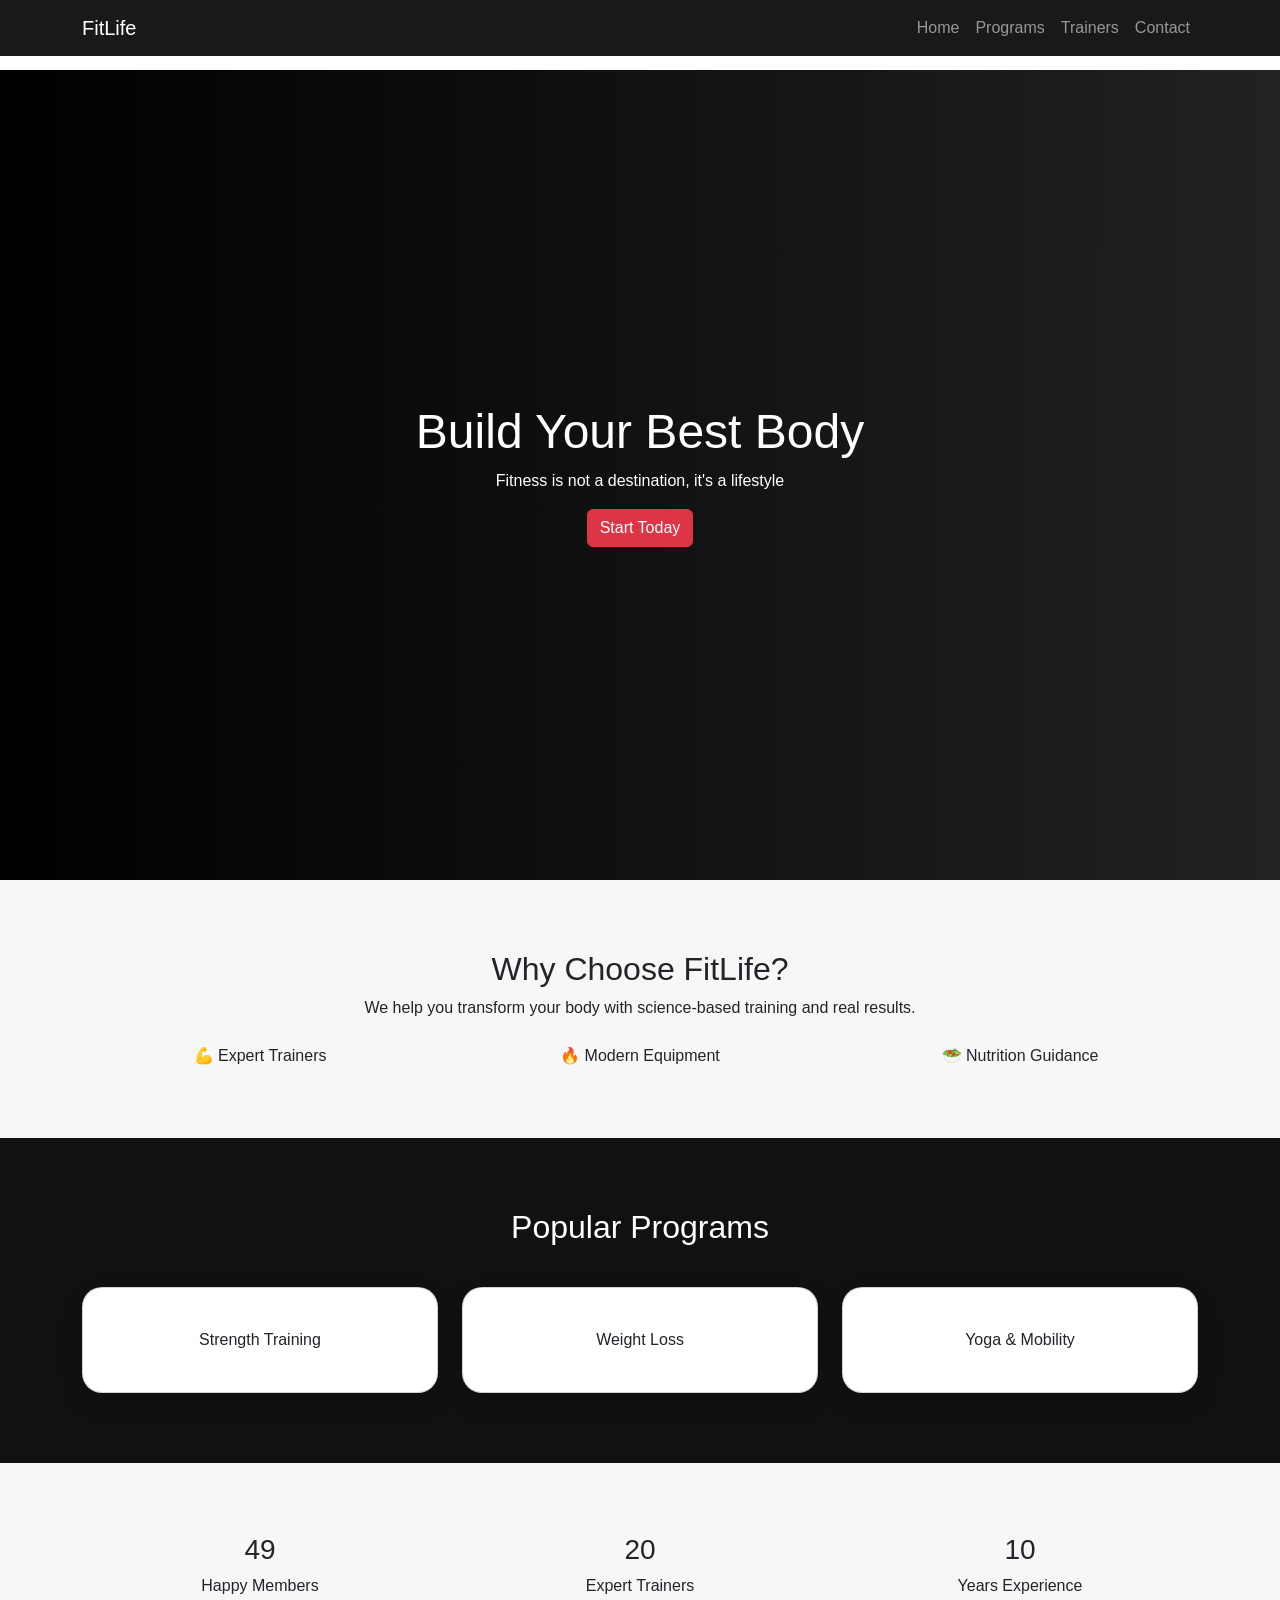
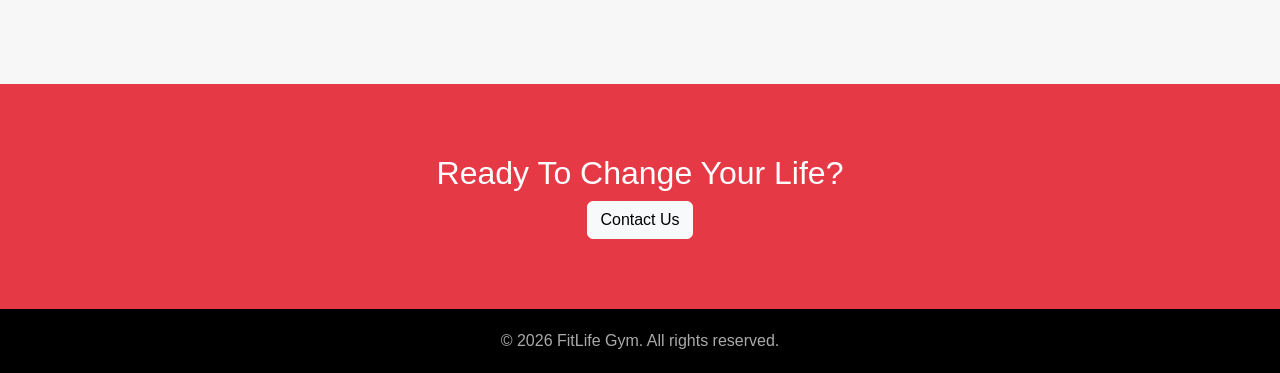
<file: index.html>
<!DOCTYPE html>
<html lang="en">
<head>
  <meta charset="UTF-8">
  <title>FitLife Gym</title>
  <meta name="viewport" content="width=device-width, initial-scale=1">
  <link href="https://cdn.jsdelivr.net/npm/bootstrap@5.3.2/dist/css/bootstrap.min.css" rel="stylesheet">
  <link rel="stylesheet" href="style.css">
</head>
<body>

<nav class="navbar navbar-expand-lg navbar-dark fixed-top custom-nav">
  <div class="container">
    <a class="navbar-brand" href="index.html">FitLife</a>

    <button class="navbar-toggler" type="button"
      data-bs-toggle="collapse"
      data-bs-target="#menu"
      aria-controls="menu"
      aria-expanded="false"
      aria-label="Toggle navigation">
      <span class="navbar-toggler-icon"></span>
    </button>

    <div class="collapse navbar-collapse" id="menu">
      <ul class="navbar-nav ms-auto mb-2 mb-lg-0">
        <li class="nav-item"><a class="nav-link" href="index.html">Home</a></li>
        <li class="nav-item"><a class="nav-link" href="programs.html">Programs</a></li>
        <li class="nav-item"><a class="nav-link" href="trainers.html">Trainers</a></li>
        <li class="nav-item"><a class="nav-link" href="contact.html">Contact</a></li>
      </ul>
    </div>
  </div>
</nav>
<section class="hero">
  <div class="hero-content">
    <h1>Build Your Best Body</h1>
    <p>Fitness is not a destination, it's a lifestyle</p>
    <button id="joinBtn" class="btn btn-danger">Start Today</button>
  </div>
</section>
<section class="section light">
  <div class="container text-center">
    <h2>Why Choose FitLife?</h2>
    <p class="section-text">We help you transform your body with science-based training and real results.</p>
    <div class="row mt-4">
      <div class="col-md-4">💪 Expert Trainers</div>
      <div class="col-md-4">🔥 Modern Equipment</div>
      <div class="col-md-4">🥗 Nutrition Guidance</div>
    </div>
  </div>
</section>
<section class="section dark">
  <div class="container">
    <h2 class="text-center">Popular Programs</h2>
    <div class="row g-4 mt-3">
      <div class="col-md-4">
        <div class="card custom-card">Strength Training</div>
      </div>
      <div class="col-md-4">
        <div class="card custom-card">Weight Loss</div>
      </div>
      <div class="col-md-4">
        <div class="card custom-card">Yoga & Mobility</div>
      </div>
    </div>
  </div>
</section>
<section class="section light">
  <div class="container text-center">
    <div class="row">
      <div class="col-md-4"><h3 class="counter" data-target="500">0</h3><p>Happy Members</p></div>
      <div class="col-md-4"><h3 class="counter" data-target="20">0</h3><p>Expert Trainers</p></div>
      <div class="col-md-4"><h3 class="counter" data-target="10">0</h3><p>Years Experience</p></div>
    </div>
  </div>
</section>
<section class="section cta">
  <h2>Ready To Change Your Life?</h2>
  <button class="btn btn-light" onclick="scrollToContact()">Contact Us</button>
</section>

<footer>
  © 2026 FitLife Gym. All rights reserved.
</footer>

<script src="script.js"></script>
<script src="https://cdn.jsdelivr.net/npm/bootstrap@5.3.2/dist/js/bootstrap.bundle.min.js"></script>
</body>
</html>
</file>
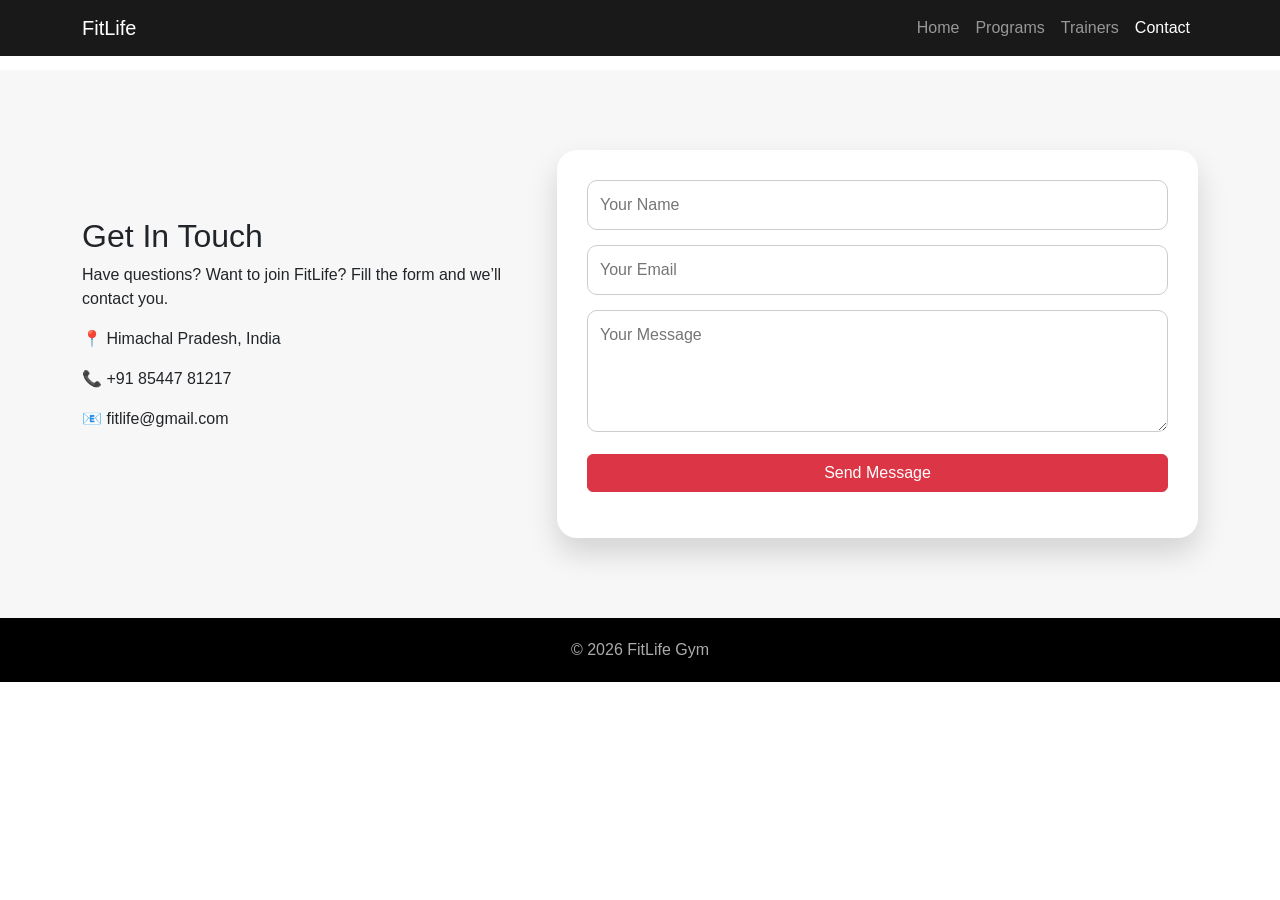
<file: contact.html>
<!DOCTYPE html>
<html lang="en">
<head>
  <meta charset="UTF-8">
  <title>Contact | FitLife</title>
  <meta name="viewport" content="width=device-width, initial-scale=1">

  <link href="https://cdn.jsdelivr.net/npm/bootstrap@5.3.2/dist/css/bootstrap.min.css" rel="stylesheet">
  <link rel="stylesheet" href="style.css">
</head>
<body>
<nav class="navbar navbar-expand-lg navbar-dark fixed-top custom-nav">
  <div class="container">
    <a class="navbar-brand" href="index.html">FitLife</a>
    <button class="navbar-toggler" data-bs-toggle="collapse" data-bs-target="#menu">
      <span class="navbar-toggler-icon"></span>
    </button>
    <div class="collapse navbar-collapse" id="menu">
      <ul class="navbar-nav ms-auto">
        <li class="nav-item"><a class="nav-link" href="index.html">Home</a></li>
        <li class="nav-item"><a class="nav-link" href="programs.html">Programs</a></li>
        <li class="nav-item"><a class="nav-link" href="trainers.html">Trainers</a></li>
        <li class="nav-item"><a class="nav-link active" href="contact.html">Contact</a></li>
      </ul>
    </div>
  </div>
</nav>
<section class="contact-section">
  <div class="container">
    <div class="row align-items-center">
      <div class="col-md-5 mb-4">
        <h2>Get In Touch</h2>
        <p>Have questions? Want to join FitLife?  
        Fill the form and we’ll contact you.</p>

        <div class="contact-info">
          <p>📍 Himachal Pradesh, India</p>
          <p>📞 +91 85447 81217</p>
          <p>📧 fitlife@gmail.com</p>
        </div>
      </div>
      <div class="col-md-7">
        <form id="contactForm" class="contact-card">
          <input type="text" id="name" placeholder="Your Name" required>
          <input type="email" id="email" placeholder="Your Email" required>
          <textarea id="message" placeholder="Your Message" rows="4"></textarea>
          <button type="submit" class="btn btn-danger w-100">Send Message</button>
          <p id="formMsg"></p>
        </form>
      </div>

    </div>
  </div>
</section>

<footer>© 2026 FitLife Gym</footer>

<script src="script.js"></script>
<script src="https://cdn.jsdelivr.net/npm/bootstrap@5.3.2/dist/js/bootstrap.bundle.min.js"></script>
</body>
</html>
</file>
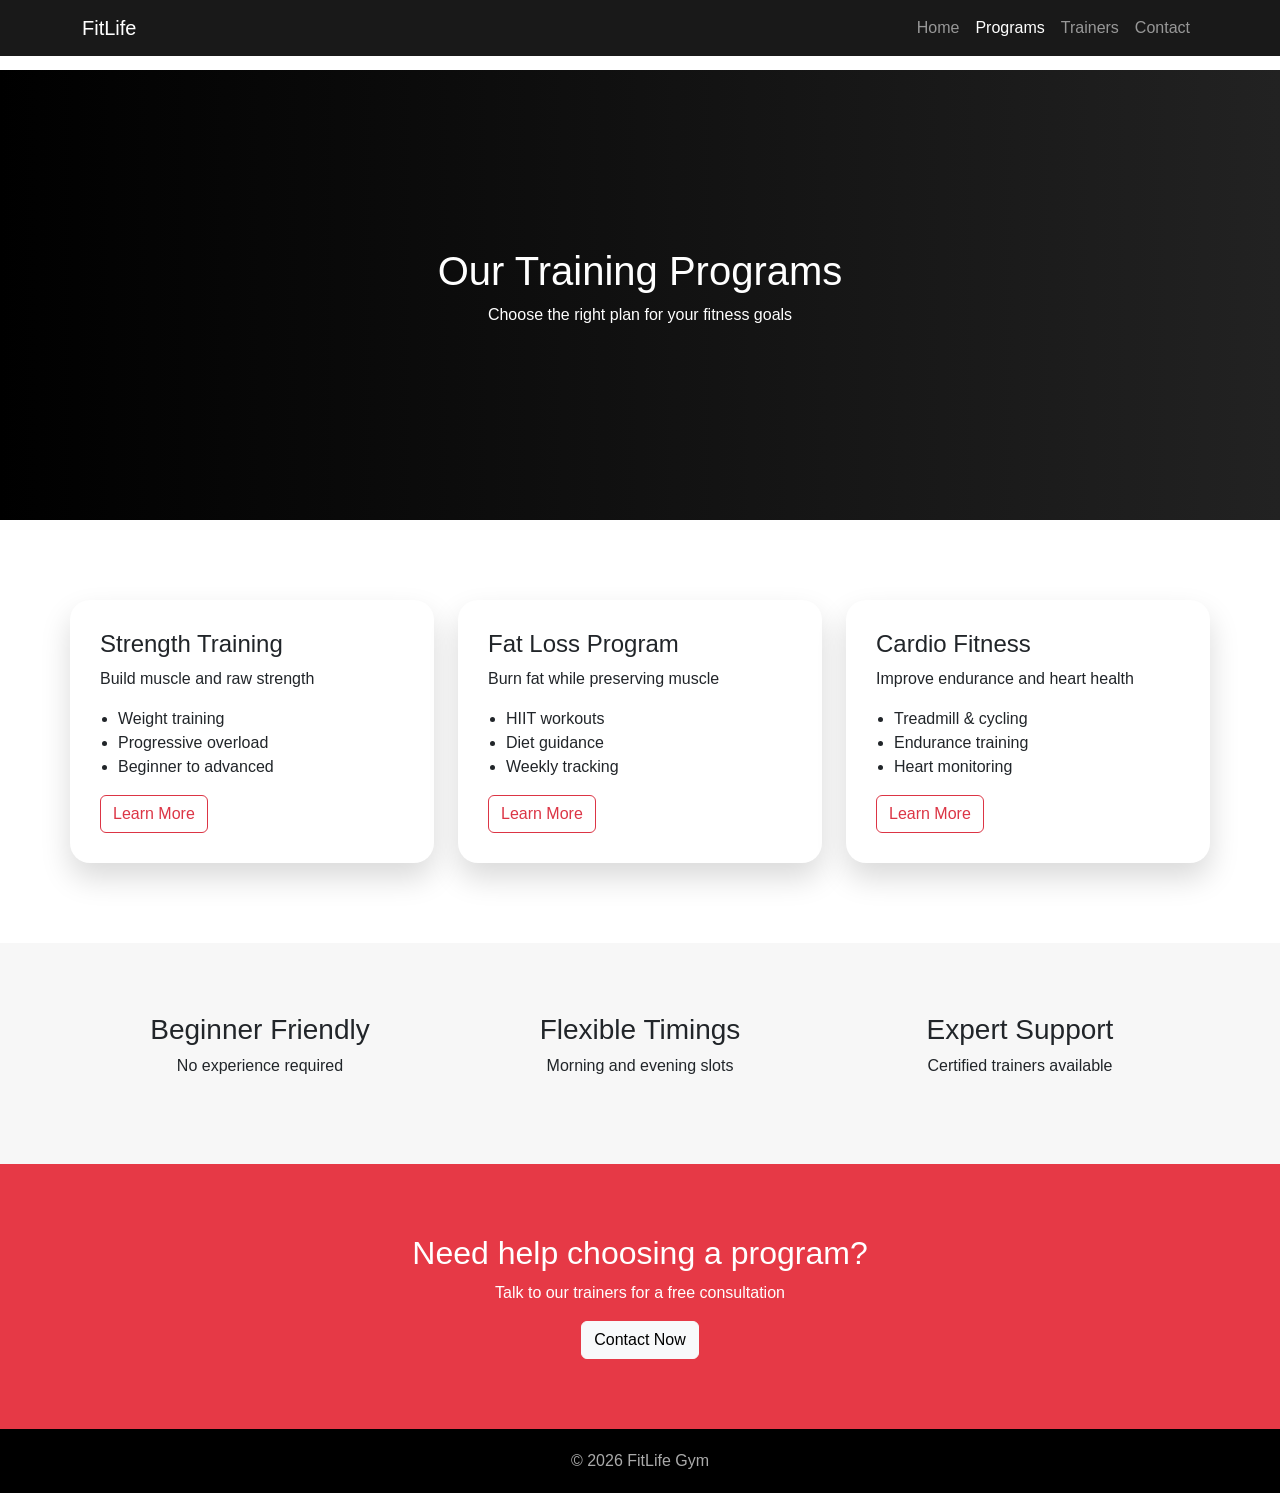
<file: programs.html>
<!DOCTYPE html>
<html lang="en">
<head>
  <meta charset="UTF-8">
  <title>Programs | FitLife</title>
  <meta name="viewport" content="width=device-width, initial-scale=1">
  <link href="https://cdn.jsdelivr.net/npm/bootstrap@5.3.2/dist/css/bootstrap.min.css" rel="stylesheet">
  <link rel="stylesheet" href="style.css">
</head>
<body>

<nav class="navbar navbar-expand-lg navbar-dark fixed-top custom-nav">
  <div class="container">
    <a class="navbar-brand" href="index.html">FitLife</a>
    <button class="navbar-toggler" type="button" data-bs-toggle="collapse" data-bs-target="#menu">
      <span class="navbar-toggler-icon"></span>
    </button>
    <div class="collapse navbar-collapse" id="menu">
      <ul class="navbar-nav ms-auto">
        <li class="nav-item"><a class="nav-link" href="index.html">Home</a></li>
        <li class="nav-item"><a class="nav-link active" href="programs.html">Programs</a></li>
        <li class="nav-item"><a class="nav-link" href="trainers.html">Trainers</a></li>
        <li class="nav-item"><a class="nav-link" href="contact.html">Contact</a></li>
      </ul>
    </div>
  </div>
</nav>

<section class="program-hero">
  <h1>Our Training Programs</h1>
  <p>Choose the right plan for your fitness goals</p>
</section>

<section class="container program-section">
  <div class="row g-4">
    <div class="col-md-4">
      <div class="program-card">
        <h4>Strength Training</h4>
        <p>Build muscle and raw strength</p>
        <ul>
          <li>Weight training</li>
          <li>Progressive overload</li>
          <li>Beginner to advanced</li>
        </ul>
        <button class="btn btn-outline-danger">Learn More</button>
      </div>
    </div>

    <div class="col-md-4">
      <div class="program-card">
        <h4>Fat Loss Program</h4>
        <p>Burn fat while preserving muscle</p>
        <ul>
          <li>HIIT workouts</li>
          <li>Diet guidance</li>
          <li>Weekly tracking</li>
        </ul>
        <button class="btn btn-outline-danger">Learn More</button>
      </div>
    </div>

    <div class="col-md-4">
      <div class="program-card">
        <h4>Cardio Fitness</h4>
        <p>Improve endurance and heart health</p>
        <ul>
          <li>Treadmill & cycling</li>
          <li>Endurance training</li>
          <li>Heart monitoring</li>
        </ul>
        <button class="btn btn-outline-danger">Learn More</button>
      </div>
    </div>
  </div>
</section>

<section class="program-extra">
  <div class="container">
    <div class="row text-center">
      <div class="col-md-4">
        <h3>Beginner Friendly</h3>
        <p>No experience required</p>
      </div>
      <div class="col-md-4">
        <h3>Flexible Timings</h3>
        <p>Morning and evening slots</p>
      </div>
      <div class="col-md-4">
        <h3>Expert Support</h3>
        <p>Certified trainers available</p>
      </div>
    </div>
  </div>
</section>

<section class="program-cta">
  <h2>Need help choosing a program?</h2>
  <p>Talk to our trainers for a free consultation</p>
  <a href="contact.html" class="btn btn-light">Contact Now</a>
</section>

<footer>© 2026 FitLife Gym</footer>

<script src="https://cdn.jsdelivr.net/npm/bootstrap@5.3.2/dist/js/bootstrap.bundle.min.js"></script>
</body>
</html>
</file>
<file: style.css>
body {
  font-family: Arial, sans-serif;
  margin: 0;
  padding-top: 70px;
}

.custom-nav {
  background: rgba(0,0,0,0.9);
}

.hero {
  height: 90vh;
  background: linear-gradient(to right, #000, #222);
  display: flex;
  justify-content: center;
  align-items: center;
  color: white;
  text-align: center;
}

.hero-content h1 {
  font-size: 3rem;
}

.section {
  padding: 70px 20px;
}

.light {
  background: #f7f7f7;
}

.dark {
  background: #111;
  color: white;
}

.section-text {
  max-width: 600px;
  margin: auto;
}

.custom-card {
  padding: 40px;
  text-align: center;
  border-radius: 20px;
  box-shadow: 0 10px 25px rgba(0,0,0,.15);
}

.cta {
  background: #e63946;
  color: white;
  text-align: center;
}

footer {
  background: black;
  color: #aaa;
  text-align: center;
  padding: 20px;
}

@media (max-width: 768px) {
  .hero-content h1 {
    font-size: 2.2rem;
  }
  .section {
    padding: 50px 15px;
  }
}

.contact-section {
  padding: 80px 0;
  background: #f7f7f7;
}

.contact-card {
  background: white;
  padding: 30px;
  border-radius: 20px;
  box-shadow: 0 15px 30px rgba(0,0,0,.15);
}

.contact-card input,
.contact-card textarea {
  width: 100%;
  padding: 12px;
  margin-bottom: 15px;
  border-radius: 10px;
  border: 1px solid #ccc;
}

#formMsg {
  margin-top: 10px;
  font-size: 0.9rem;
}

.trainer-section {
  padding: 90px 0;
}

.trainer-card {
  background: white;
  padding: 30px;
  border-radius: 20px;
  text-align: center;
  box-shadow: 0 15px 30px rgba(0,0,0,.15);
  transition: transform 0.3s ease;
}

.trainer-card:hover {
  transform: translateY(-10px);
}

.trainer-card img {
  width: 120px;
  height: 120px;
  border-radius: 50%;
  margin-bottom: 15px;
}

.trainer-card span {
  display: block;
  color: #e63946;
  font-weight: bold;
}


@media (max-width: 768px) {
  .contact-section {
    text-align: center;
  }
}
.program-hero {
  height: 50vh;
  background: linear-gradient(to right, #000, #222);
  color: white;
  display: flex;
  flex-direction: column;
  justify-content: center;
  align-items: center;
  text-align: center;
}

.program-section {
  padding: 80px 0;
}

.program-card {
  background: white;
  padding: 30px;
  border-radius: 20px;
  box-shadow: 0 15px 30px rgba(0,0,0,.15);
  height: 100%;
  transition: transform 0.3s ease;
}

.program-card:hover {
  transform: translateY(-10px);
}

.program-card ul {
  padding-left: 18px;
}

.program-extra {
  background: #f7f7f7;
  padding: 70px 0;
}

.program-cta {
  background: #e63946;
  color: white;
  padding: 70px 20px;
  text-align: center;
}

@media (max-width: 768px) {
  .program-hero {
    height: 40vh;
  }
}
</file>
